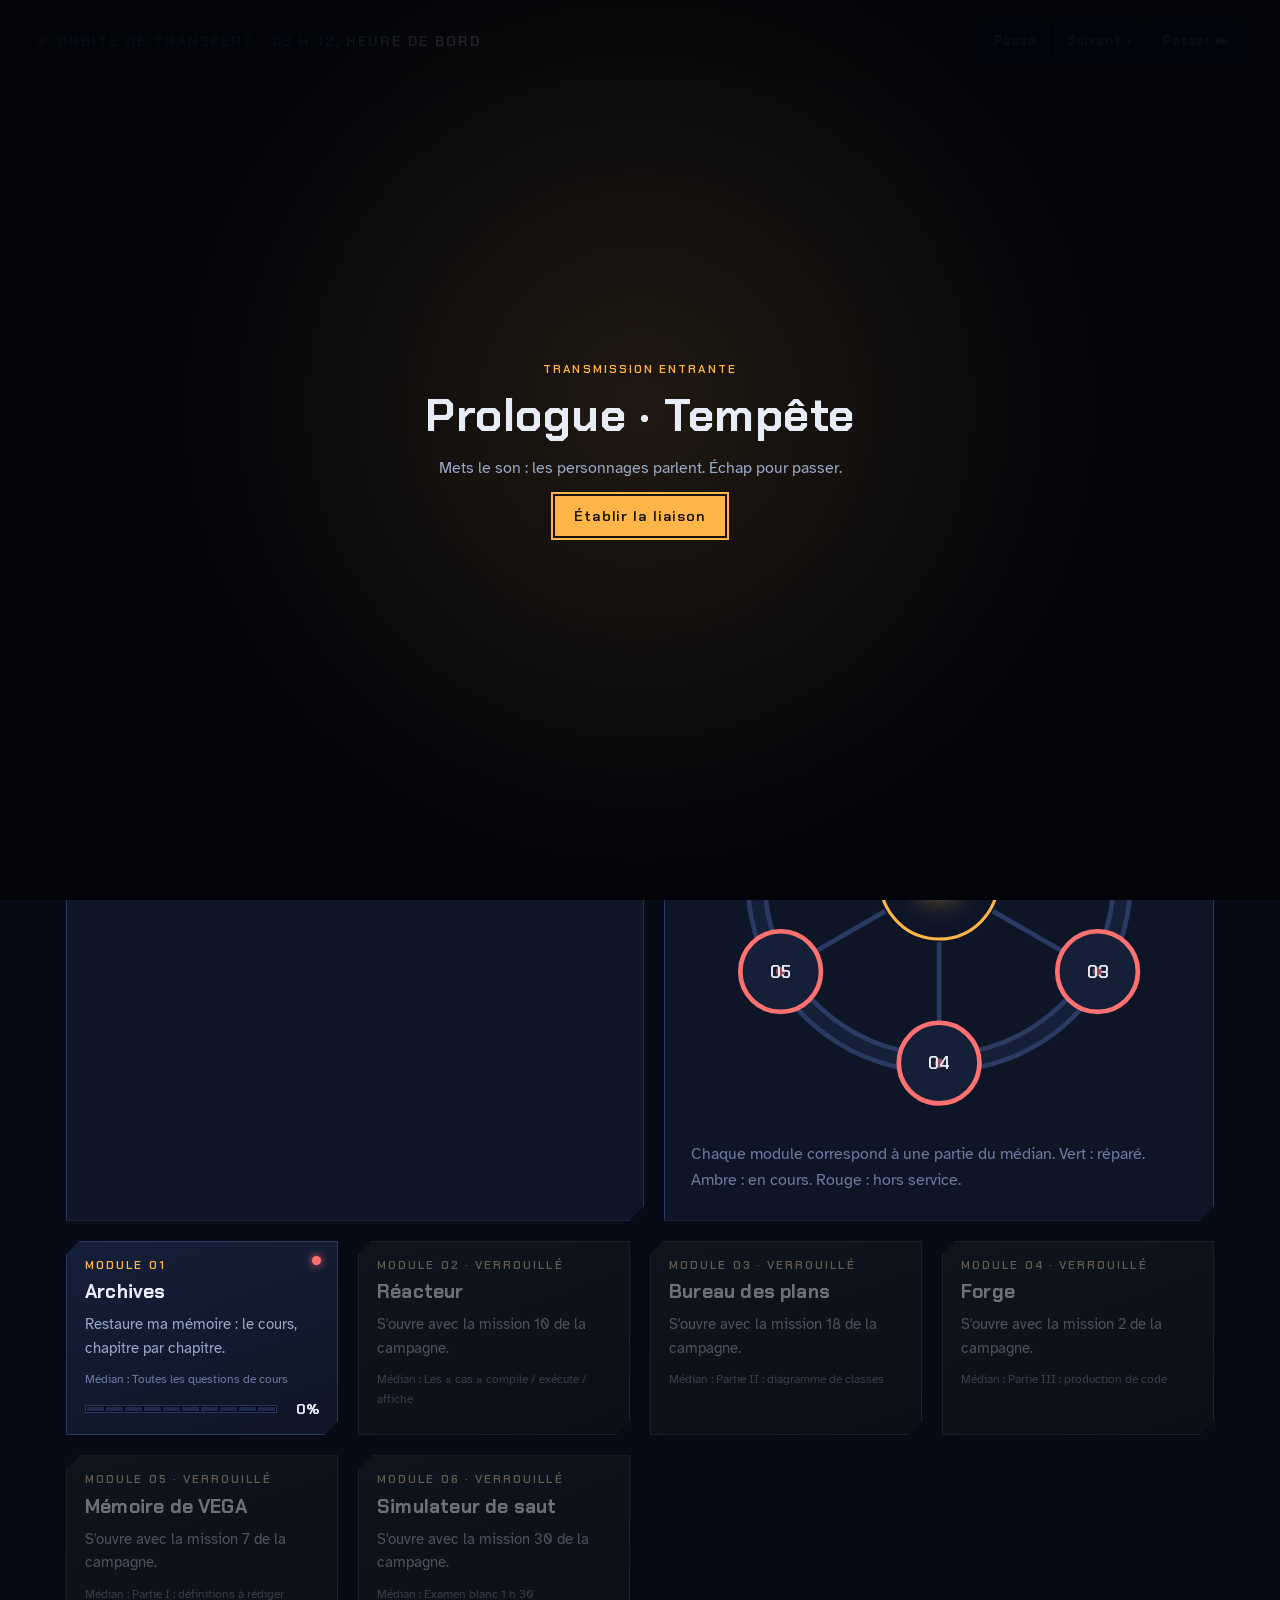
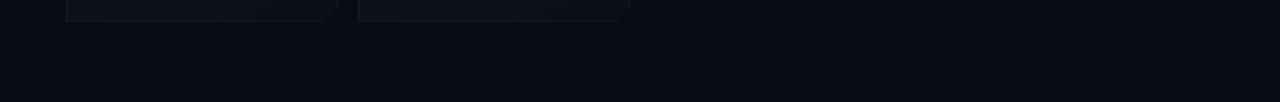
<file: Station-Orpheus.html>
<!doctype html>
<html lang="fr">
<head>
<meta name="viewport" content="width=device-width, initial-scale=1, viewport-fit=cover">
<meta charset="utf-8">
<title>Station Orpheus LO02</title>
<meta name="claude:viewport-fit-sides" content="cover">
<link rel="preconnect" href="https://fonts.googleapis.com">
<link rel="preconnect" href="https://fonts.gstatic.com" crossorigin>
<link rel="stylesheet" href="https://fonts.googleapis.com/css2?family=Chakra+Petch:wght@500;600;700&family=Atkinson+Hyperlegible:ital,wght@0,400;0,700;1,400&family=JetBrains+Mono:wght@400;600&display=swap">
<link rel="stylesheet" href="css/station.css">
<link rel="stylesheet" href="css/cinema.css">

</head>
<body>
<canvas id="starfield" aria-hidden="true"></canvas>

<header class="hud" id="hud">
  <a class="hud-brand" href="#hub" aria-label="Retour au pont de la station">
    <span class="hud-sigil" aria-hidden="true"></span>
    <span class="hud-name">ORPHEUS<small>LO02 · station de révision</small></span>
  </a>
  <div class="hud-stats" id="hud-stats"></div>
</header>

<main id="view" class="view" tabindex="-1">
  <noscript><p class="panel">La station a besoin de JavaScript pour démarrer.</p></noscript>
</main>

<div id="toasts" class="toasts" aria-live="polite"></div>
<div id="overlay" class="overlay" hidden></div>

<script src="js/core/util.js"></script>
<script src="js/core/store.js"></script>
<script src="js/core/fx.js"></script>
<script src="js/core/uml-render.js"></script>
<script src="js/core/seq-render.js"></script>
<script src="js/core/ui.js"></script>
<script src="js/engine/verdict-engine.js"></script>
<script src="js/data/universes.js"></script>
<script src="js/data/lore.js"></script>
<script src="js/data/codex.js"></script>
<script src="js/data/flashcards.js"></script>
<script src="js/data/dossiers.js"></script>
<script src="js/data/uml.js"></script>
<script src="js/data/uml-lessons.js"></script>
<script src="js/data/seq-lessons.js"></script>
<script src="js/data/patterns-lessons.js"></script>
<script src="js/data/forge.js"></script>
<script src="js/data/exams.js"></script>
<script src="js/data/story.js"></script>
<script src="js/data/campaign.js"></script>
<script src="js/data/voices.js"></script>
<script src="js/core/cinema-shots.js"></script>
<script src="js/core/cinema.js"></script>
<script src="js/core/campaign.js"></script>
<script src="js/modes/hub.js"></script>
<script src="js/modes/codex.js"></script>
<script src="js/modes/reacteur.js"></script>
<script src="js/modes/notation.js"></script>
<script src="js/modes/plans.js"></script>
<script src="js/modes/patrons.js"></script>
<script src="js/modes/forge.js"></script>
<script src="js/modes/memoire.js"></script>
<script src="js/modes/saut.js"></script>
<script src="js/app.js"></script>
</body>
</html>
</file>
<file: css/station.css>
/*
 * station.css — Identité visuelle de la station Orpheus.
 * Parti pris : un seul thème, sombre, assumé (coque de station, éclairage
 * au sodium pour l'action, cyan pour la voix de l'IA VEGA). Les panneaux
 * importants ont des coins chanfreinés (clip-path) plutôt que des arrondis.
 * Layout : barre HUD collante, puis une vue unique remplacée par le routeur.
 */
:root {
  --void: #070b16;
  --hull: #0e1527;
  --hull-2: #151f38;
  --hull-3: #1d2a4a;
  --line: #2a3a62;
  --ink: #e7ecf7;
  --ink-dim: #9aa8c7;
  --ink-faint: #6b7aa0;
  --sodium: #ffb547;
  --sodium-deep: #c9821a;
  --vega: #6ee7f5;
  --ok: #52e0a1;
  --bad: #ff7171;
  --warn: #ffd166;
  --code-bg: #0a1020;
  --kw: #ff9e64;
  --str: #9ece6a;
  --cm: #6b7aa0;
  --ty: #7dcfff;
  --num: #e0af68;

  --f-display: "Chakra Petch", "Bahnschrift", "Segoe UI", system-ui, sans-serif;
  --f-body: "Atkinson Hyperlegible", "Segoe UI", system-ui, sans-serif;
  --f-mono: "JetBrains Mono", "Cascadia Code", Consolas, monospace;

  --cut: 14px;
  --gap: clamp(12px, 2vw, 20px);
  --ease: cubic-bezier(0.16, 1, 0.3, 1);
  color-scheme: dark;
}

*, *::before, *::after { box-sizing: border-box; }
/* L'hébergeur fournit cette règle ; la version hors ligne en a besoin aussi. */
[hidden] { display: none !important; }
html, body { min-height: 100%; }
body {
  margin: 0;
  background: var(--void);
  color: var(--ink);
  font: 16px/1.6 var(--f-body);
  -webkit-font-smoothing: antialiased;
}
body::before {
  content: ""; position: fixed; inset: 0 0 auto; height: env(safe-area-inset-top, 0px);
  z-index: 10; background: var(--hull);
}
#starfield { position: fixed; inset: 0; width: 100%; height: 100%; z-index: 0; pointer-events: none; }

h1, h2, h3, h4 { font-family: var(--f-display); line-height: 1.15; margin: 0; text-wrap: balance; letter-spacing: 0.01em; }
h1 { font-size: clamp(1.9rem, 1.2rem + 3vw, 3.1rem); }
h2 { font-size: clamp(1.35rem, 1.05rem + 1.3vw, 1.9rem); }
h3 { font-size: 1.15rem; }
p { margin: 0; }
a { color: var(--vega); }
code, pre, .mono { font-family: var(--f-mono); }
/* Pas de ligatures : « <= » ne doit jamais s'afficher « ≤ », qui n'existe pas en Java. */
code, pre, .mono, textarea, .uml-wrap text { font-variant-ligatures: none; font-feature-settings: "liga" 0, "calt" 0; }
:focus-visible { outline: 2px solid var(--sodium); outline-offset: 2px; }
::selection { background: var(--sodium); color: var(--void); }

.eyebrow {
  font: 600 0.72rem/1 var(--f-display); letter-spacing: 0.18em; text-transform: uppercase; color: var(--sodium);
}
.dim { color: var(--ink-dim); }
.faint { color: var(--ink-faint); }

/* ---------- HUD ---------- */
.hud {
  position: sticky; top: env(safe-area-inset-top, 0px); z-index: 20;
  display: flex; align-items: center; justify-content: space-between; gap: 12px; flex-wrap: wrap;
  padding-block: 10px;
  padding-left: max(16px, env(safe-area-inset-left, 0px));
  padding-right: max(16px, env(safe-area-inset-right, 0px));
  background: color-mix(in srgb, var(--hull) 92%, transparent);
  border-bottom: 1px solid var(--line);
  backdrop-filter: blur(8px);
}
.hud-brand { display: flex; align-items: center; gap: 10px; text-decoration: none; color: var(--ink); }
.hud-sigil {
  width: 28px; height: 28px; border: 2px solid var(--sodium); border-radius: 50%; position: relative; flex: none;
}
.hud-sigil::after {
  content: ""; position: absolute; inset: 5px; border-radius: 50%; background: var(--sodium);
  box-shadow: 0 0 12px var(--sodium); animation: pulse 3s ease-in-out infinite;
}
.hud-name { font: 700 1.1rem/1 var(--f-display); letter-spacing: 0.16em; display: flex; flex-direction: column; gap: 3px; }
.hud-name small { font: 500 0.66rem/1 var(--f-body); letter-spacing: 0.06em; color: var(--ink-dim); }
.hud-stats { display: flex; align-items: center; gap: 14px; flex-wrap: wrap; font-size: 0.85rem; }
.hud-chip { display: flex; align-items: center; gap: 6px; color: var(--ink-dim); white-space: nowrap; }
.hud-chip b { color: var(--ink); font-family: var(--f-display); font-variant-numeric: tabular-nums; }
.hud-chip.countdown b { color: var(--sodium); }
.xpbar { width: 110px; height: 6px; background: var(--hull-3); position: relative; overflow: hidden; }
.xpbar i { position: absolute; inset: 0 auto 0 0; background: linear-gradient(90deg, var(--sodium-deep), var(--sodium)); transition: width 0.6s var(--ease); }
.icon-btn {
  background: none; border: 1px solid var(--line); color: var(--ink-dim); width: 32px; height: 32px;
  display: grid; place-items: center; cursor: pointer; font-size: 0.95rem;
}
.icon-btn:hover { color: var(--ink); border-color: var(--ink-faint); }

/* ---------- Vue ---------- */
.view {
  position: relative; z-index: 1; max-width: 1180px; margin: 0 auto;
  padding-block: clamp(20px, 4vw, 40px) 80px;
  padding-left: max(16px, env(safe-area-inset-left, 0px));
  padding-right: max(16px, env(safe-area-inset-right, 0px));
  outline: none;
  display: flex; flex-direction: column; gap: var(--gap);
}
.view > * { min-width: 0; }
.view-enter { animation: rise 0.45s var(--ease) both; }

.panel {
  background: var(--hull); border: 1px solid var(--line); padding: clamp(16px, 2.4vw, 26px);
  display: flex; flex-direction: column; gap: 14px; min-width: 0;
}
.chamfer { clip-path: polygon(var(--cut) 0, 100% 0, 100% calc(100% - var(--cut)), calc(100% - var(--cut)) 100%, 0 100%, 0 var(--cut)); }
.row { display: flex; gap: 12px; flex-wrap: wrap; align-items: center; }
.row.between { justify-content: space-between; }
.stack { display: flex; flex-direction: column; gap: 12px; min-width: 0; }
.grid-2 { display: grid; grid-template-columns: repeat(auto-fit, minmax(min(100%, 340px), 1fr)); gap: var(--gap); }
.grid-3 { display: grid; grid-template-columns: repeat(auto-fit, minmax(min(100%, 260px), 1fr)); gap: var(--gap); }

.back { align-self: flex-start; font: 600 0.8rem var(--f-display); letter-spacing: 0.12em; text-transform: uppercase; color: var(--ink-dim); text-decoration: none; }
.back:hover { color: var(--sodium); }

.page-head { display: flex; flex-direction: column; gap: 8px; }
.page-head p { color: var(--ink-dim); max-width: 68ch; }

/* ---------- Boutons ---------- */
.btn {
  font: 600 0.92rem/1 var(--f-display); letter-spacing: 0.06em;
  padding: 12px 18px; border: 1px solid var(--line); background: var(--hull-2); color: var(--ink);
  cursor: pointer; text-decoration: none; display: inline-flex; align-items: center; gap: 8px;
  transition: transform 0.15s var(--ease), background 0.15s, border-color 0.15s;
}
.btn:hover { border-color: var(--ink-faint); background: var(--hull-3); }
.btn:active { transform: translateY(1px) scale(0.99); }
.btn.primary { background: var(--sodium); color: #1a1205; border-color: var(--sodium); }
.btn.primary:hover { background: #ffc66e; }
.btn.ghost { background: transparent; }
.btn.small { padding: 8px 12px; font-size: 0.8rem; }
.btn[disabled] { opacity: 0.45; cursor: not-allowed; }

.choice {
  text-align: left; font: 400 0.98rem/1.45 var(--f-body); color: var(--ink);
  background: var(--hull-2); border: 1px solid var(--line); padding: 12px 14px; cursor: pointer;
  display: flex; gap: 10px; align-items: flex-start; transition: border-color 0.15s, background 0.15s, transform 0.15s var(--ease);
  min-width: 0;
}
.choice:hover:not([disabled]) { border-color: var(--sodium); transform: translateX(2px); }
.choice .key { font: 600 0.75rem/1.9 var(--f-mono); color: var(--sodium); flex: none; }
.choice.right { border-color: var(--ok); background: color-mix(in srgb, var(--ok) 14%, var(--hull-2)); }
.choice.wrong { border-color: var(--bad); background: color-mix(in srgb, var(--bad) 14%, var(--hull-2)); }
.choice[disabled] { cursor: default; }
.choice pre { margin: 0; white-space: pre-wrap; font-size: 0.86rem; }
.choices { display: grid; gap: 8px; }

.tag {
  display: inline-flex; align-items: center; gap: 6px; font: 600 0.7rem/1 var(--f-display); letter-spacing: 0.1em; text-transform: uppercase;
  padding: 5px 8px; border: 1px solid var(--line); color: var(--ink-dim);
}
.tag.sodium { color: var(--sodium); border-color: color-mix(in srgb, var(--sodium) 50%, var(--line)); }
.tag.vega { color: var(--vega); border-color: color-mix(in srgb, var(--vega) 50%, var(--line)); }
.tag.ok { color: var(--ok); border-color: color-mix(in srgb, var(--ok) 50%, var(--line)); }
.tag.bad { color: var(--bad); border-color: color-mix(in srgb, var(--bad) 50%, var(--line)); }

/* ---------- Code ---------- */
.code {
  background: var(--code-bg); border: 1px solid var(--line); border-left: 3px solid var(--hull-3);
  padding: 12px 14px; margin: 0; overflow-x: auto; font: 0.86rem/1.6 var(--f-mono); color: #c8d3f5; tab-size: 4;
}
.code .kw { color: var(--kw); }
.code .st { color: var(--str); }
.code .cm { color: var(--cm); font-style: italic; }
.code .ty { color: var(--ty); }
.code .nu { color: var(--num); }
.code .hl { background: color-mix(in srgb, var(--sodium) 18%, transparent); display: inline-block; min-width: 100%; box-shadow: -14px 0 0 color-mix(in srgb, var(--sodium) 18%, transparent), 14px 0 0 color-mix(in srgb, var(--sodium) 18%, transparent); }
:not(pre) > code { background: var(--hull-3); padding: 1px 6px; font-size: 0.88em; color: #d6defa; }
.console {
  background: #020409; border: 1px solid var(--line); padding: 10px 14px; font: 0.85rem/1.55 var(--f-mono); color: var(--ok); white-space: pre-wrap; margin: 0;
}
.console::before { content: "console ›"; display: block; color: var(--ink-faint); font-size: 0.72rem; margin-bottom: 4px; }

/* ---------- Prose (Archives) ---------- */
.prose { display: flex; flex-direction: column; gap: 14px; }
.prose > p, .prose > ul, .prose > h3 { max-width: 75ch; }
.prose h3 { color: var(--sodium); margin-top: 10px; }
.prose ul { margin: 0; padding-left: 1.2em; display: flex; flex-direction: column; gap: 4px; }
.prose table { border-collapse: collapse; font-size: 0.9rem; }
.prose th, .prose td { border: 1px solid var(--line); padding: 6px 10px; text-align: left; vertical-align: top; }
.prose th { background: var(--hull-2); font-family: var(--f-display); }
.table-wrap { overflow-x: auto; }
.callout { border-left: 3px solid var(--vega); background: color-mix(in srgb, var(--vega) 7%, var(--hull)); padding: 12px 14px; display: flex; flex-direction: column; gap: 6px; }
.callout.trap { border-color: var(--bad); background: color-mix(in srgb, var(--bad) 7%, var(--hull)); }
.callout.copy { border-color: var(--sodium); background: color-mix(in srgb, var(--sodium) 7%, var(--hull)); }
.callout b.lbl { font: 700 0.72rem var(--f-display); letter-spacing: 0.14em; text-transform: uppercase; }
.callout.trap b.lbl { color: var(--bad); }
.callout.copy b.lbl { color: var(--sodium); }
.callout b.lbl.v { color: var(--vega); }

/* ---------- VEGA ---------- */
.vega { display: flex; gap: 14px; align-items: flex-start; }
.vega-eye {
  flex: none; width: 46px; height: 46px; border-radius: 50%; position: relative;
  background: radial-gradient(circle at 50% 50%, var(--vega) 0 18%, transparent 19%), radial-gradient(circle, color-mix(in srgb, var(--vega) 25%, transparent), transparent 70%);
  border: 1px solid color-mix(in srgb, var(--vega) 60%, transparent);
  box-shadow: 0 0 18px color-mix(in srgb, var(--vega) 35%, transparent);
  animation: blink 6s infinite;
}
.vega-text { color: var(--vega); font-size: 1rem; min-width: 0; }
.vega-text .who { font: 700 0.7rem var(--f-display); letter-spacing: 0.2em; display: block; margin-bottom: 4px; opacity: 0.8; }
.vega-text p + p { margin-top: 6px; }

/* ---------- Pont (hub) ---------- */
.bridge { display: grid; grid-template-columns: minmax(0, 1.05fr) minmax(0, 1fr); gap: var(--gap); align-items: stretch; }
.mission { position: relative; overflow: hidden; }
.mission .big { font: 700 clamp(2.4rem, 1.6rem + 3.4vw, 4rem)/1 var(--f-display); color: var(--sodium); font-variant-numeric: tabular-nums; }
.station-map { position: relative; }
.station-map svg { width: 100%; height: auto; display: block; }
.modules { display: grid; grid-template-columns: repeat(auto-fit, minmax(min(100%, 260px), 1fr)); gap: var(--gap); }
.module {
  position: relative; text-decoration: none; color: var(--ink);
  background: linear-gradient(160deg, var(--hull-2), var(--hull)); border: 1px solid var(--line);
  padding: 18px 18px 16px; display: flex; flex-direction: column; gap: 10px; min-width: 0;
  transition: transform 0.25s var(--ease), border-color 0.25s;
}
.module:hover { transform: translateY(-3px); border-color: var(--sodium); }
.module h3 { font-size: 1.2rem; }
.module .sub { color: var(--ink-dim); font-size: 0.92rem; }
.module .exam-part { font-size: 0.78rem; color: var(--ink-faint); }
.power { display: flex; align-items: center; gap: 10px; }
.power-bar { flex: 1; height: 8px; background: var(--void); border: 1px solid var(--line); display: flex; gap: 2px; padding: 1px; }
.power-bar i { flex: 1; background: var(--hull-3); }
.power-bar i.on { background: var(--sodium); box-shadow: 0 0 6px color-mix(in srgb, var(--sodium) 60%, transparent); }
.power-bar i.on.full { background: var(--ok); box-shadow: 0 0 6px color-mix(in srgb, var(--ok) 60%, transparent); }
.power b { font: 700 0.9rem var(--f-display); font-variant-numeric: tabular-nums; min-width: 3.2ch; text-align: right; }
.status-light { position: absolute; top: 14px; right: 16px; width: 9px; height: 9px; border-radius: 50%; background: var(--bad); box-shadow: 0 0 8px var(--bad); }
.status-light.mid { background: var(--warn); box-shadow: 0 0 8px var(--warn); }
.status-light.on { background: var(--ok); box-shadow: 0 0 8px var(--ok); }

/* ---------- Jeu : Réacteur ---------- */
.arena { display: grid; grid-template-columns: minmax(0, 1.2fr) minmax(0, 1fr); gap: var(--gap); align-items: start; }
.shield { display: flex; gap: 4px; }
.shield i { width: 22px; height: 8px; background: var(--vega); box-shadow: 0 0 6px var(--vega); transform: skewX(-20deg); }
.shield i.lost { background: var(--hull-3); box-shadow: none; }
.combo { font: 700 1.1rem var(--f-display); color: var(--sodium); }
.verdict-btns { display: grid; grid-template-columns: repeat(2, minmax(0, 1fr)); gap: 8px; }
.verdict-btns .choice { justify-content: center; text-align: center; font-family: var(--f-display); font-weight: 600; }
.why { display: flex; flex-direction: column; gap: 6px; font-size: 0.95rem; }
.why li { margin-left: 1.1em; }
.boss { border-color: color-mix(in srgb, var(--bad) 50%, var(--line)); }
.boss-hp { height: 10px; background: var(--void); border: 1px solid var(--bad); }
.boss-hp i { display: block; height: 100%; background: var(--bad); transition: width 0.5s var(--ease); }

/* ---------- Diagrammes UML ---------- */
.uml-wrap { overflow-x: auto; background: #0b1224; border: 1px solid var(--line); padding: 8px; }
.uml-wrap svg { display: block; max-width: none; }
.uml-box { fill: #121c35; stroke: #8fa3d6; stroke-width: 1.2; }
.uml-box.iface { fill: #10263a; stroke: var(--vega); }
.uml-box.enum { fill: #1f1b33; stroke: #b9a3ff; }
.uml-box.abs { stroke-dasharray: none; }
.uml-sep { stroke: #8fa3d6; stroke-width: 1; }
.uml-title { fill: var(--ink); font: 700 13px var(--f-mono); }
.uml-title.abs { font-style: italic; }
.uml-stereo { fill: var(--ink-dim); font: 11px var(--f-mono); }
.uml-member { fill: #cdd6f4; font: 12px var(--f-mono); }
.uml-member.abs { font-style: italic; }
.uml-member.static { text-decoration: underline; }
.uml-edge { stroke: #c3cdea; stroke-width: 1.4; fill: none; }
.uml-edge.dashed { stroke-dasharray: 6 4; }
.uml-head-open { fill: #0b1224; stroke: #c3cdea; stroke-width: 1.4; }
.uml-head-full { fill: #c3cdea; stroke: #c3cdea; }
.uml-label { fill: var(--sodium); font: 600 12px var(--f-mono); }
.uml-label.name { fill: var(--ink-dim); font-style: italic; font-weight: 400; }

.seq-actor { fill: #121c35; stroke: #8fa3d6; stroke-width: 1.2; }
.seq-actor-t { fill: var(--ink); font: 600 12px var(--f-mono); text-decoration: underline; }
.seq-life { stroke: #5b6a92; stroke-width: 1.2; stroke-dasharray: 5 5; }
.seq-msg { fill: #cdd6f4; font: 12px var(--f-mono); }
.seq-msg.ret { fill: var(--ink-dim); font-style: italic; }
.seq-frame { fill: color-mix(in srgb, var(--vega) 4%, transparent); stroke: var(--vega); stroke-width: 1.2; }
.seq-ref { fill: #10263a; stroke: var(--vega); stroke-width: 1.2; }
.seq-tab { fill: #10263a; stroke: var(--vega); stroke-width: 1.2; }
.seq-op { fill: var(--vega); font: 700 12px var(--f-mono); }
.seq-guard { fill: var(--sodium); font: 600 12px var(--f-mono); }
.seq-sep { stroke: var(--vega); stroke-width: 1; stroke-dasharray: 6 4; }

/* ---------- Rappel de mission ---------- */
.mission-strip { border-left: 3px solid var(--sodium); }
.mission-strip p { margin: 6px 0; }

/* ---------- Forge ---------- */
.parsons { display: grid; grid-template-columns: minmax(0, 1fr) minmax(0, 1fr); gap: var(--gap); }
.p-zone { background: var(--code-bg); border: 1px dashed var(--line); min-height: 120px; padding: 8px; display: flex; flex-direction: column; gap: 4px; }
.p-line {
  font: 0.82rem/1.4 var(--f-mono); background: var(--hull-2); border: 1px solid var(--line); color: #d1daf5; padding: 6px 8px;
  cursor: pointer; text-align: left; white-space: pre; overflow-x: auto;
}
.p-line:hover { border-color: var(--sodium); }
.p-line.bad { border-color: var(--bad); }
.p-line.good { border-color: var(--ok); }
textarea.editor {
  width: 100%; min-height: 320px; resize: vertical; background: var(--code-bg); color: #d6defa; border: 1px solid var(--line);
  font: 0.88rem/1.55 var(--f-mono); padding: 12px; tab-size: 4;
}
textarea.editor:focus { border-color: var(--sodium); outline: none; }
textarea.answer { width: 100%; min-height: 110px; resize: vertical; background: var(--code-bg); color: var(--ink); border: 1px solid var(--line); font: 0.95rem/1.5 var(--f-body); padding: 10px; }
.checks { list-style: none; margin: 0; padding: 0; display: flex; flex-direction: column; gap: 6px; }
.checks li { display: flex; gap: 10px; align-items: flex-start; }
.checks .mark { flex: none; font-family: var(--f-mono); width: 1.4em; }
.checks .pass .mark { color: var(--ok); }
.checks .fail .mark { color: var(--bad); }
.checks label { display: flex; gap: 10px; align-items: flex-start; cursor: pointer; }
.checks input[type="checkbox"] { accent-color: var(--sodium); margin-top: 5px; width: 16px; height: 16px; flex: none; }

/* ---------- Mémoire (cartes) ---------- */
.card-q { font: 600 1.2rem/1.4 var(--f-display); }
.boxes { display: flex; gap: 6px; flex-wrap: wrap; }
.boxes span { font: 600 0.75rem var(--f-mono); padding: 4px 8px; border: 1px solid var(--line); color: var(--ink-dim); }

/* ---------- Saut (examen) ---------- */
.timer { font: 700 clamp(1.6rem, 1.2rem + 1.5vw, 2.4rem)/1 var(--f-display); font-variant-numeric: tabular-nums; color: var(--sodium); }
.exam-q { border-top: 1px solid var(--line); padding-top: 14px; display: flex; flex-direction: column; gap: 10px; }
.exam-q h4 { font-size: 1rem; color: var(--ink); }
.pts { color: var(--sodium); font: 600 0.8rem var(--f-mono); }
details.reveal { border: 1px solid var(--line); background: var(--hull-2); }
details.reveal > summary { cursor: pointer; padding: 10px 14px; font: 600 0.85rem var(--f-display); letter-spacing: 0.06em; color: var(--vega); list-style: none; }
details.reveal > summary::-webkit-details-marker { display: none; }
details.reveal > summary::before { content: "▸ "; }
details.reveal[open] > summary::before { content: "▾ "; }
details.reveal > div { padding: 0 14px 14px; display: flex; flex-direction: column; gap: 10px; }

/* ---------- Listes / onglets ---------- */
.tabs { display: flex; gap: 0; border-bottom: 1px solid var(--line); overflow-x: auto; }
.tabs button {
  background: none; border: 0; border-bottom: 2px solid transparent; color: var(--ink-dim); padding: 10px 14px; cursor: pointer;
  font: 600 0.88rem var(--f-display); letter-spacing: 0.05em; white-space: nowrap;
}
.tabs button[aria-selected="true"] { color: var(--sodium); border-bottom-color: var(--sodium); }
.list { display: flex; flex-direction: column; gap: 8px; }
.list-item {
  display: flex; align-items: center; justify-content: space-between; gap: 12px; padding: 14px 16px; background: var(--hull);
  border: 1px solid var(--line); color: var(--ink); text-decoration: none; cursor: pointer; text-align: left; font: inherit;
  transition: border-color 0.15s, transform 0.2s var(--ease); width: 100%;
}
.list-item:hover { border-color: var(--sodium); transform: translateX(3px); }
.list-item .meta { color: var(--ink-dim); font-size: 0.85rem; }
.list-item .l { display: flex; flex-direction: column; gap: 2px; min-width: 0; }
.list-item .t { font-family: var(--f-display); font-weight: 600; }

.pill-score { font: 700 0.85rem var(--f-mono); padding: 4px 8px; border: 1px solid var(--line); white-space: nowrap; }
.pill-score.good { color: var(--ok); border-color: color-mix(in srgb, var(--ok) 50%, var(--line)); }
.pill-score.mid { color: var(--warn); border-color: color-mix(in srgb, var(--warn) 50%, var(--line)); }
.pill-score.low { color: var(--bad); border-color: color-mix(in srgb, var(--bad) 50%, var(--line)); }

/* ---------- Journal / badges ---------- */
.badges { display: grid; grid-template-columns: repeat(auto-fill, minmax(min(100%, 200px), 1fr)); gap: 10px; }
.badge { border: 1px solid var(--line); padding: 12px; display: flex; flex-direction: column; gap: 4px; background: var(--hull); }
.badge.locked { opacity: 0.4; filter: grayscale(1); }
.badge b { font-family: var(--f-display); }
.badge .sym { font: 700 1.4rem var(--f-display); color: var(--sodium); }
.log-entry { border-left: 2px solid var(--vega); padding-left: 14px; display: flex; flex-direction: column; gap: 4px; }
.log-entry.locked { border-color: var(--line); color: var(--ink-faint); }

/* ---------- Toasts / overlay ---------- */
.toasts {
  position: fixed; z-index: 50; display: flex; flex-direction: column; gap: 8px; align-items: flex-end;
  right: calc(16px + env(safe-area-inset-right, 0px)); bottom: calc(16px + env(safe-area-inset-bottom, 0px));
  pointer-events: none;
}
.toast {
  background: var(--hull-2); border: 1px solid var(--sodium); color: var(--ink); padding: 10px 14px; font-size: 0.92rem;
  max-width: min(360px, calc(100vw - 32px)); animation: toastIn 0.35s var(--ease) both; box-shadow: 0 8px 30px rgba(0, 0, 0, 0.5);
}
.toast b { color: var(--sodium); font-family: var(--f-display); }
.toast.toast-vega { border-color: var(--vega); }
.toast.toast-vega b { color: var(--vega); }
.overlay {
  position: fixed; inset: 0; z-index: 40; background: rgba(3, 6, 14, 0.82); display: grid; place-items: center;
  padding: max(16px, env(safe-area-inset-left, 0px));
}
.overlay .panel { max-width: 560px; width: 100%; animation: rise 0.4s var(--ease) both; }
.levelup .big { font: 700 2.6rem/1 var(--f-display); color: var(--sodium); text-align: center; }

input[type="text"], input[type="date"], select {
  background: var(--code-bg); color: var(--ink); border: 1px solid var(--line); padding: 10px 12px; font: 1rem var(--f-body);
}
input[type="text"]:focus, input[type="date"]:focus { border-color: var(--sodium); outline: none; }

.flash-ok { animation: flashOk 0.6s ease; }
.shake { animation: shake 0.4s ease; }

@keyframes pulse { 0%, 100% { opacity: 1; } 50% { opacity: 0.55; } }
@keyframes blink { 0%, 92%, 100% { transform: scaleY(1); } 95% { transform: scaleY(0.1); } }
@keyframes rise { from { opacity: 0.001; transform: translateY(10px); } to { opacity: 1; transform: none; } }
@keyframes toastIn { from { opacity: 0; transform: translateY(12px); } to { opacity: 1; transform: none; } }
@keyframes flashOk { 0% { box-shadow: 0 0 0 0 color-mix(in srgb, var(--ok) 70%, transparent); } 100% { box-shadow: 0 0 0 18px transparent; } }
@keyframes shake { 0%, 100% { transform: none; } 25% { transform: translateX(-6px); } 75% { transform: translateX(6px); } }

@media (max-width: 860px) {
  .bridge, .arena, .parsons { grid-template-columns: minmax(0, 1fr); }
  .xpbar { width: 70px; }
}
@media (max-width: 520px) {
  .hud-name small { display: none; }
  .hud-stats { gap: 10px; font-size: 0.78rem; }
  .hud-stats .hud-chip:nth-child(3) { display: none; }
  .hud-name { font-size: 0.95rem; letter-spacing: 0.1em; }
  .verdict-btns { grid-template-columns: minmax(0, 1fr); }
  .p-line { white-space: pre-wrap; overflow-x: visible; font-size: 0.78rem; }
  .tabs button { padding: 10px 9px; font-size: 0.8rem; letter-spacing: 0.02em; }
}
@media (prefers-reduced-motion: reduce) {
  *, *::before, *::after { animation-duration: 0.001ms !important; animation-iteration-count: 1 !important; transition-duration: 0.001ms !important; }
}
</file>
<file: css/cinema.css>
/*
 * cinema.css — Habillage et animations des cinématiques (js/core/cinema*.js).
 *
 * Deux familles : .cine-* pour l'interface du lecteur (bandes noires,
 * sous-titres, contrôles), .cn-* pour le motion design des décors SVG.
 * Choix : les animations SVG passent par des transformations CSS avec
 * transform-origin en pixels du repère 1600 × 900 (posé en style inline).
 * Invariant : avec prefers-reduced-motion, rotations, secousses et flashs
 * s'arrêtent ; seuls les fondus restent.
 */
:root { --rust: #ff5a4f; }

body.cine-open { overflow: hidden; }
.cine {
  position: fixed; inset: 0; z-index: 100; background: #02040a; color: var(--ink);
  animation: cine-in 0.6s var(--ease) both; overflow: hidden;
}
.cine.cine-leave { animation: cine-out 0.55s ease both; }
@keyframes cine-in { from { opacity: 0; } }
@keyframes cine-out { to { opacity: 0; } }
.cine-stage { position: absolute; inset: 0; }
.cine-svg { width: 100%; height: 100%; display: block; }
.cine-bar { position: absolute; left: 0; right: 0; height: 9vh; background: #000; z-index: 2; animation: cine-bar 0.9s var(--ease) both; }
.cine-bar.top { top: 0; transform-origin: top; }
.cine-bar.bottom { bottom: 0; transform-origin: bottom; }
@keyframes cine-bar { from { transform: scaleY(0); } }

.cine-top {
  position: absolute; top: 0; left: 0; right: 0; z-index: 3; height: 9vh; min-height: 48px;
  display: flex; align-items: center; justify-content: space-between; gap: 12px; padding: 0 max(16px, 3vw);
}
.cine-place { display: flex; align-items: center; gap: 10px; font: 600 clamp(11px, 1.4vw, 14px) var(--f-display); letter-spacing: 0.14em; text-transform: uppercase; color: var(--ink-dim); min-width: 0; }
.cine-place span:last-child { overflow: hidden; text-overflow: ellipsis; white-space: nowrap; }
.cine-rec { width: 9px; height: 9px; border-radius: 50%; background: var(--rust); flex: none; animation: cn-blink 1.2s steps(2) infinite; }
.cine-ctrl { display: flex; gap: 6px; flex: none; }
.cine-btn {
  font: 600 13px var(--f-display); letter-spacing: 0.06em; color: var(--ink); background: rgba(21, 31, 56, 0.75);
  border: 1px solid var(--line); padding: 8px 12px; cursor: pointer; min-height: 36px;
}
.cine-btn:hover, .cine-btn:focus-visible { border-color: var(--vega); color: var(--vega); outline: none; }

.cine-sub {
  position: absolute; left: 50%; bottom: calc(9vh + 18px); transform: translateX(-50%); z-index: 3;
  width: min(960px, calc(100% - 32px)); padding: 14px 20px 16px; background: rgba(4, 7, 16, 0.78);
  border-left: 3px solid var(--line); backdrop-filter: blur(4px); opacity: 0; transition: opacity 0.3s, border-color 0.3s;
}
.cine.talking .cine-sub { opacity: 1; }
.cine[data-who="vega"] .cine-sub { border-color: var(--vega); }
.cine[data-who="delaunay"] .cine-sub { border-color: var(--sodium); }
.cine[data-who="rouille"] .cine-sub { border-color: var(--rust); }
.cine[data-who="cadet"] .cine-sub { border-color: var(--ink); }
.cine-speaker { display: flex; align-items: center; gap: 10px; margin-bottom: 6px; }
.cine-who { display: flex; align-items: baseline; gap: 10px; }
.cine-who b { font: 700 15px var(--f-display); letter-spacing: 0.1em; text-transform: uppercase; }
.cine-who span { font-size: 13px; color: var(--ink-faint); }
.cine-wave { display: flex; align-items: center; gap: 3px; height: 18px; --env: 0; }
.cine-wave i { width: 3px; height: calc(3px + var(--env) * 15px); background: currentColor; color: var(--ink-dim); transition: height 0.06s linear; }
.cine-wave i:nth-child(2), .cine-wave i:nth-child(4) { height: calc(3px + var(--env) * 10px); }
.cine[data-who="vega"] .cine-wave i { color: var(--vega); }
.cine[data-who="delaunay"] .cine-wave i { color: var(--sodium); }
.cine[data-who="rouille"] .cine-wave i { color: var(--rust); }
.cine-line { margin: 0; font: 400 clamp(17px, 2.1vw, 22px)/1.45 var(--f-body); }
.cine[data-who="rouille"] .cine-line { font-style: italic; color: #ffd2ce; }
.cine-ghost { color: transparent; }

.cine-progress { position: absolute; left: 0; right: 0; bottom: 0; z-index: 3; display: flex; gap: 3px; padding: 0 max(16px, 3vw) 12px; }
.cine-progress i { flex: 1; height: 3px; background: rgba(255, 255, 255, 0.12); }
.cine-progress i.done { background: var(--ink-faint); }
.cine-progress i.on { background: var(--sodium); }
.cine.paused .cine-stage { filter: saturate(0.4) brightness(0.7); }

.cine-gate {
  position: absolute; inset: 0; z-index: 5; display: grid; place-content: center; justify-items: center; gap: 14px; text-align: center;
  padding: 16px; background: radial-gradient(circle at 50% 45%, rgba(255, 181, 71, 0.12), rgba(2, 4, 10, 0.96) 60%);
}
.cine-gate h2 { margin: 0; font-size: clamp(28px, 5vw, 46px); }

@media (max-width: 640px) {
  .cine-btn { padding: 6px 9px; font-size: 12px; }
  .cine-ctrl .cine-btn[aria-label="Pause"] { display: none; }
  .cine-sub { bottom: calc(9vh + 10px); padding: 10px 14px 12px; }
  .cine-place { letter-spacing: 0.06em; }
}

/* ---------------------------------------------------------------- décors */
.cn-display { font-family: var(--f-display); font-weight: 700; letter-spacing: 0.08em; }
.cn-body { font-family: var(--f-body); }
.cn-mono { font-family: var(--f-mono); font-variant-ligatures: none; font-feature-settings: "liga" 0, "calt" 0; white-space: pre; }

.cn-layer { animation: cn-fadein 0.6s ease both; transform-origin: 800px 450px; }
.cn-layer.cn-out { animation: cn-fadeout 0.55s ease both; }
.cn-cam-push { animation: cn-fadein 0.6s ease both, cn-push 14s linear both; }
.cn-cam-drift { animation: cn-fadein 0.6s ease both, cn-drift-cam 14s linear both; }
.cn-layer.cn-out { animation: cn-fadeout 0.55s ease both; }
@keyframes cn-fadein { from { opacity: 0; } }
@keyframes cn-fadeout { to { opacity: 0; } }
@keyframes cn-push { from { transform: scale(1); } to { transform: scale(1.09); } }
@keyframes cn-drift-cam { from { transform: scale(1.06) translateX(-18px); } to { transform: scale(1.06) translateX(18px); } }

.cn-spin { animation: cn-spin 20s linear infinite; }
.cn-spin-slow { animation: cn-spin 60s linear infinite; }
.cn-spin-rev { animation: cn-spin 34s linear infinite reverse; }
@keyframes cn-spin { to { transform: rotate(360deg); } }
.cn-pulse { animation: cn-pulse 2.4s ease-in-out infinite; }
@keyframes cn-pulse { 50% { opacity: 0.55; } }
.cn-blink { animation: cn-blink 1.4s steps(2) infinite; }
@keyframes cn-blink { 50% { opacity: 0.15; } }
.cn-alarm { opacity: 0; animation: cn-alarm 1.6s ease-in-out infinite; mix-blend-mode: screen; }
@keyframes cn-alarm { 50% { opacity: 0.16; } }
.cn-float { animation: cn-float 7s ease-in-out infinite; }
@keyframes cn-float { 50% { transform: translateY(-10px) rotate(0.6deg); } }
.cn-breathe { animation: cn-float 5s ease-in-out infinite; }
.cn-drift { animation: cn-drift 40s linear infinite; }
@keyframes cn-drift { to { transform: translateX(-160px); } }
.cn-drift-slow { animation: cn-drift 90s linear infinite; }
.cn-warpstars { animation: cn-warpstars 1.6s linear infinite; }
@keyframes cn-warpstars { to { transform: translateX(-200px); } }

.cn-title-in { animation: cn-title 1.6s var(--ease) both; }
@keyframes cn-title { from { opacity: 0; letter-spacing: 0.6em; filter: blur(8px); } }
.cn-rise { animation: cn-rise 0.7s var(--ease) both; }
@keyframes cn-rise { from { opacity: 0; transform: translateY(18px); } }
.cn-pop { animation: cn-pop 0.6s var(--ease) both; transform-box: fill-box; transform-origin: center; }
@keyframes cn-pop { from { opacity: 0; transform: scale(0.4); } }
.cn-wipe { animation: cn-wipe 1.4s var(--ease) both; }
@keyframes cn-wipe { from { transform: scaleX(0); } }
.cn-draw { stroke-dasharray: 1; stroke-dashoffset: 1; animation: cn-draw 1.4s ease forwards; }
@keyframes cn-draw { to { stroke-dashoffset: 0; } }
.cn-ghost { opacity: 0; animation: cn-ghost 3s ease both; }
@keyframes cn-ghost { 30% { opacity: 0.7; } to { opacity: 0.12; } }
.cn-smudge { animation: cn-smudge 1.2s ease forwards; }
@keyframes cn-smudge { to { opacity: 0.85; } }
.cn-dissolve { animation: cn-dissolve 6s ease forwards; }
@keyframes cn-dissolve { to { opacity: 0.05; transform: translateX(80px); } }

.cn-flicker { animation: cn-flicker 2.2s steps(1) infinite; }
@keyframes cn-flicker { 0%, 100% { opacity: 1; } 8% { opacity: 0.4; } 9% { opacity: 1; } 47% { opacity: 0.7; transform: translateX(6px); } 48% { opacity: 1; transform: none; } 72% { opacity: 0.25; } 74% { opacity: 1; } }
.cn-flicker-soft { animation: cn-flicker-soft 3s steps(1) infinite; }
@keyframes cn-flicker-soft { 0%, 100% { opacity: 0.95; } 33% { opacity: 0.8; } 34% { opacity: 0.95; } 61% { opacity: 0.85; transform: translateX(3px); } 62% { transform: none; } }
.cn-flicker-hard { animation: cn-flicker 0.5s steps(1) infinite; opacity: 0.5; }
.cn-glitch { animation: cn-glitch 1.8s steps(1) infinite; }
@keyframes cn-glitch { 0%, 100% { opacity: 0; } 10% { opacity: 0.8; transform: translateX(-20px); } 14% { opacity: 0; } 55% { opacity: 0.6; transform: translateX(30px); } 58% { opacity: 0; } }

.cn-storm { animation: cn-storm 5s linear both; }
@keyframes cn-storm { from { transform: translateX(0); } to { transform: translateX(1300px); } }
.cn-storm-hit { transform: translateX(1300px); animation: cn-storm-hit 2.4s ease-out both; }
@keyframes cn-storm-hit { from { transform: translateX(1300px); } to { transform: translateX(2600px); } }
.cn-flash { animation: cn-flash 1.4s ease-out both; }
@keyframes cn-flash { from { opacity: 1; } to { opacity: 0; } }
.cn-shake { animation: cn-shake 0.6s linear; }
@keyframes cn-shake { 10%, 50%, 90% { transform: translate(-14px, 6px); } 30%, 70% { transform: translate(14px, -8px); } }
.cn-warp { animation: cn-warp 3.2s linear infinite; }
@keyframes cn-warp { from { transform: scale(0.1); opacity: 0; } 30% { opacity: 1; } to { transform: scale(1.05); opacity: 0; } }
.cn-spark { animation: cn-spark 1.8s ease-out infinite; }
@keyframes cn-spark { from { transform: translate(0, 0); opacity: 1; } to { transform: translate(var(--sx), var(--sy)); opacity: 0; } }
.cn-sorting { animation: cn-sort 1.3s var(--ease) both; }
@keyframes cn-sort { from { transform: var(--scatter); } to { transform: none; } }

@media (prefers-reduced-motion: reduce) {
  .cn-spin, .cn-spin-slow, .cn-spin-rev, .cn-float, .cn-breathe, .cn-drift, .cn-drift-slow, .cn-warpstars,
  .cn-flicker, .cn-flicker-soft, .cn-flicker-hard, .cn-glitch, .cn-shake, .cn-warp, .cn-spark, .cn-alarm, .cn-blink { animation: none !important; }
  .cn-cam-push, .cn-cam-drift { animation: cn-fadein 0.6s ease both; }
  .cn-flash { display: none; }
}

/* Salle de projection (Journal de bord). */
button.list-item { width: 100%; text-align: left; font: inherit; color: inherit; cursor: pointer; }
.list-item.locked { opacity: 0.5; }

/* Campagne : panneau de mission du pont, bandeau de réussite, modules verrouillés. */
.mission-panel { margin-bottom: var(--gap); border-color: var(--sodium-deep); }
.mission-panel h2 { margin: 4px 0 10px; }
.mission-track { display: flex; gap: 4px; margin: 0 0 12px; }
.mission-track i { flex: 1; height: 6px; background: var(--hull-3); }
.mission-track i.done { background: var(--ok); }
.mission-track i.on { background: var(--sodium); box-shadow: 0 0 10px var(--sodium); }
.mission-score { display: grid; gap: 6px; margin: 10px 0; }
.module.locked { opacity: 0.45; cursor: not-allowed; filter: grayscale(0.7); }
.mission-banner {
  position: fixed; left: 50%; bottom: 18px; transform: translateX(-50%); z-index: 60; width: min(560px, calc(100% - 32px));
  display: flex; align-items: center; justify-content: space-between; gap: 12px; padding: 14px 16px;
  background: var(--hull-2); border: 1px solid var(--sodium); box-shadow: 0 0 30px rgba(255, 181, 71, 0.35);
  animation: cn-rise 0.6s var(--ease) both;
}
.mission-banner b { display: block; font-family: var(--f-display); }
@media (max-width: 520px) { .mission-banner { flex-direction: column; align-items: stretch; text-align: center; } }
</file>
